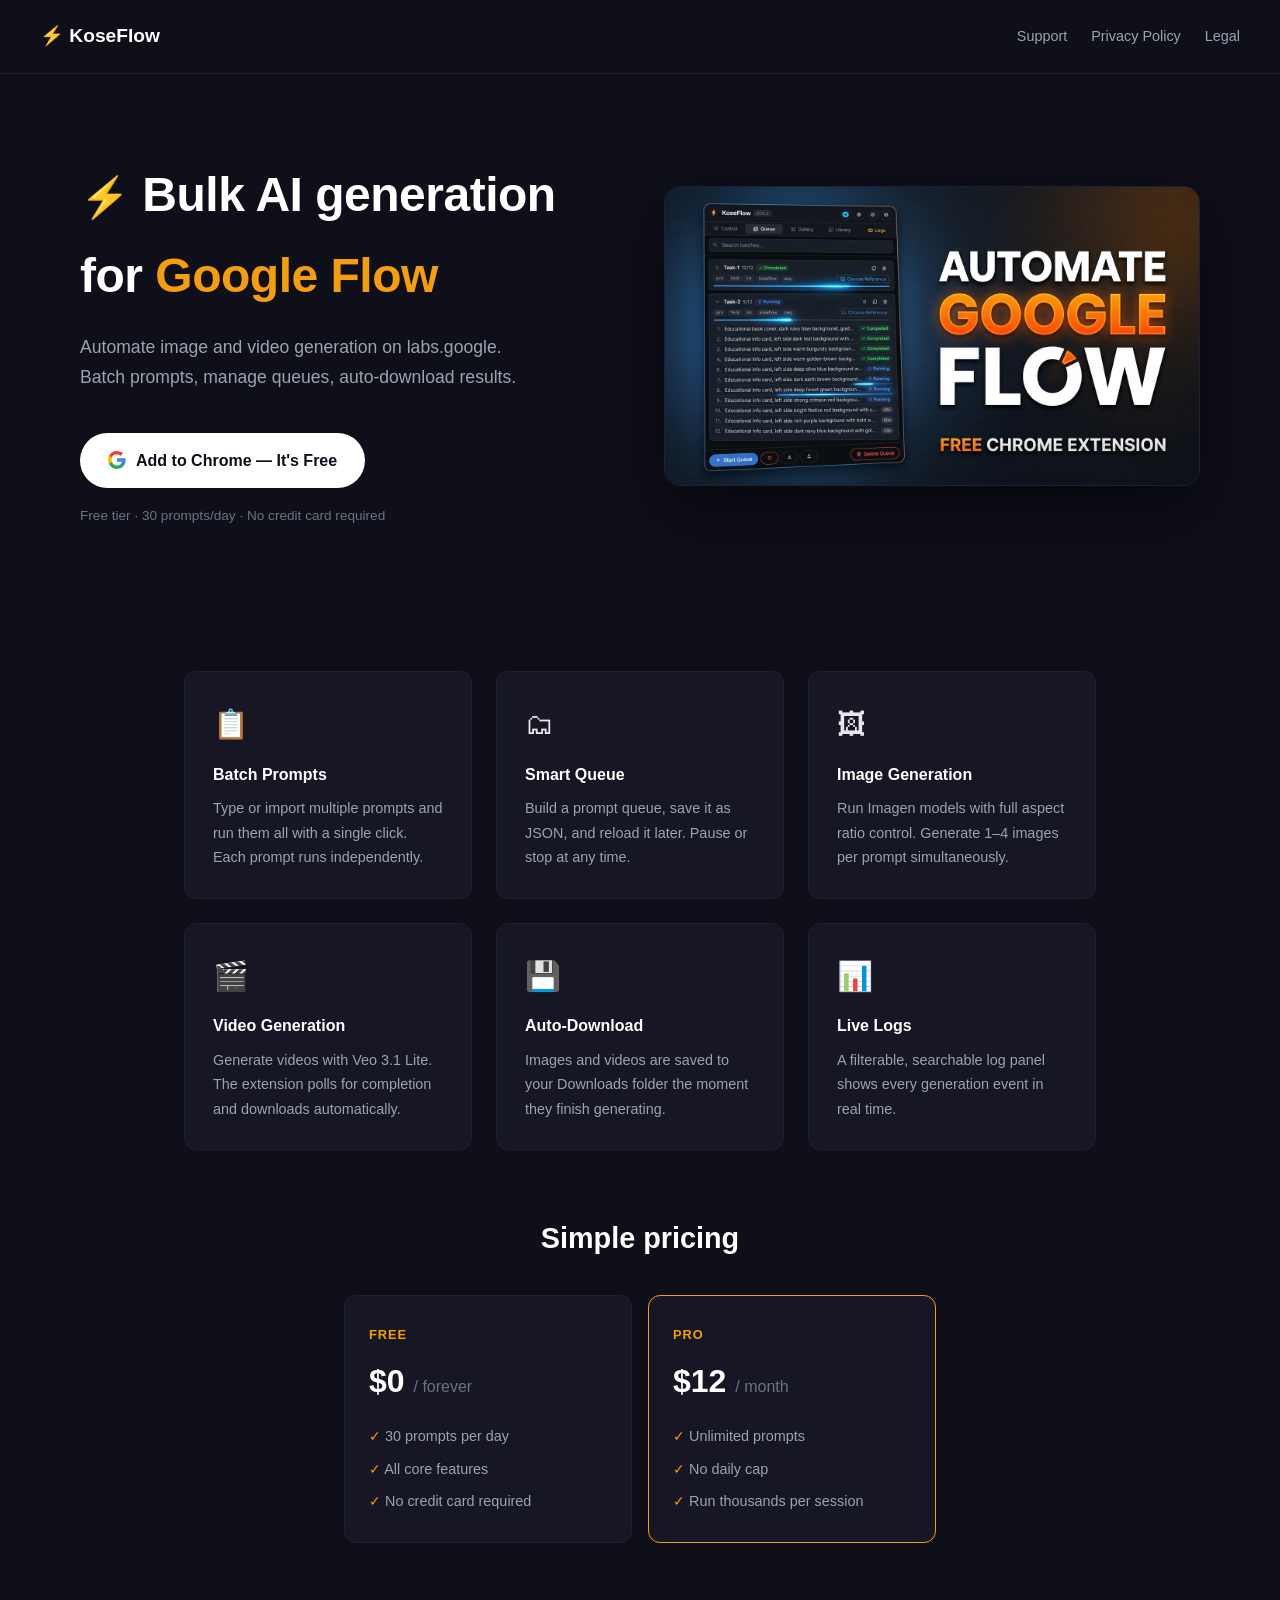
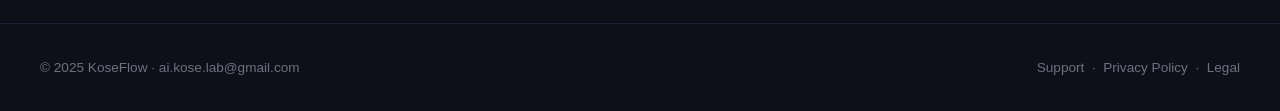
<file: index.html>
<!DOCTYPE html>
<html lang="en">

<head>
  <meta charset="UTF-8" />
  <meta name="viewport" content="width=device-width, initial-scale=1.0" />
  <title>KoseFlow — Bulk AI Generation for Google Flow</title>
  <link rel="stylesheet" href="app.css" />
  <link rel="canonical" href="https://koseautomation.com/">
</head>

<body>

  <nav>
    <a class="nav-brand" href="index.html"><span>⚡</span> KoseFlow</a>
    <div class="nav-links">
      <a href="support.html">Support</a>
      <a href="privacy-policy.html">Privacy Policy</a>
      <a href="legal.html">Legal</a>
    </div>
  </nav>

  <section class="hero">
    <div class="hero-text">
      <h1><span class="hero-icon">⚡</span> Bulk AI generation<br>for <span>Google Flow</span></h1>
      <p>Automate image and video generation on labs.google.<br>Batch prompts, manage queues, auto-download results.</p>
      <a class="hero-cta" href="https://chromewebstore.google.com/detail/koseflow/icpdnoelfgnlfeonbhlgkkbklafibnlj"
        target="_blank">
        <svg width="18" height="18" viewBox="0 0 18 18" xmlns="http://www.w3.org/2000/svg">
          <path
            d="M17.64 9.2c0-.637-.057-1.251-.164-1.84H9v3.481h4.844c-.209 1.125-.843 2.078-1.796 2.717v2.258h2.908c1.702-1.567 2.684-3.874 2.684-6.615z"
            fill="#4285F4" />
          <path
            d="M9 18c2.43 0 4.467-.806 5.956-2.18l-2.909-2.259c-.806.54-1.836.86-3.047.86-2.344 0-4.328-1.584-5.036-3.711H.957v2.332A8.997 8.997 0 0 0 9 18z"
            fill="#34A853" />
          <path
            d="M3.964 10.71A5.41 5.41 0 0 1 3.682 9c0-.593.102-1.17.282-1.71V4.958H.957A8.996 8.996 0 0 0 0 9c0 1.452.348 2.827.957 4.042l3.007-2.332z"
            fill="#FBBC05" />
          <path
            d="M9 3.58c1.321 0 2.508.454 3.44 1.345l2.582-2.58C13.463.891 11.426 0 9 0A8.997 8.997 0 0 0 .957 4.958L3.964 6.29C4.672 4.163 6.656 3.58 9 3.58z"
            fill="#EA4335" />
        </svg>
        Add to Chrome — It's Free
      </a>
      <div class="hero-note">Free tier · 30 prompts/day · No credit card required</div>
    </div>
    <div class="hero-visual">
      <img src="hero.jpg" alt="KoseFlow — Automate Google Flow" />
    </div>
  </section>

  <section class="features">
    <div class="feature-card card">
      <div class="feature-icon">📋</div>
      <h3>Batch Prompts</h3>
      <p>Type or import multiple prompts and run them all with a single click. Each prompt runs independently.</p>
    </div>
    <div class="feature-card card">
      <div class="feature-icon">🗂</div>
      <h3>Smart Queue</h3>
      <p>Build a prompt queue, save it as JSON, and reload it later. Pause or stop at any time.</p>
    </div>
    <div class="feature-card card">
      <div class="feature-icon">🖼</div>
      <h3>Image Generation</h3>
      <p>Run Imagen models with full aspect ratio control. Generate 1–4 images per prompt simultaneously.</p>
    </div>
    <div class="feature-card card">
      <div class="feature-icon">🎬</div>
      <h3>Video Generation</h3>
      <p>Generate videos with Veo 3.1 Lite. The extension polls for completion and downloads automatically.</p>
    </div>
    <div class="feature-card card">
      <div class="feature-icon">💾</div>
      <h3>Auto-Download</h3>
      <p>Images and videos are saved to your Downloads folder the moment they finish generating.</p>
    </div>
    <div class="feature-card card">
      <div class="feature-icon">📊</div>
      <h3>Live Logs</h3>
      <p>A filterable, searchable log panel shows every generation event in real time.</p>
    </div>
  </section>

  <section class="pricing">
    <h2>Simple pricing</h2>
    <div class="pricing-cards">
      <div class="pricing-card card">
        <div class="plan">Free</div>
        <div class="price">$0 <span>/ forever</span></div>
        <ul>
          <li>30 prompts per day</li>
          <li>All core features</li>
          <li>No credit card required</li>
        </ul>
      </div>
      <div class="pricing-card card pro">
        <div class="plan">Pro</div>
        <div class="price">$12 <span>/ month</span></div>
        <ul>
          <li>Unlimited prompts</li>
          <li>No daily cap</li>
          <li>Run thousands per session</li>
        </ul>
      </div>
    </div>
  </section>

  <footer>
    <div>© 2025 KoseFlow · <a href="mailto:ai.kose.lab@gmail.com">ai.kose.lab@gmail.com</a></div>
    <div>
      <a href="support.html">Support</a> &nbsp;·&nbsp;
      <a href="privacy-policy.html">Privacy Policy</a> &nbsp;·&nbsp;
      <a href="legal.html">Legal</a>
    </div>
  </footer>

</body>

</html>
</file>
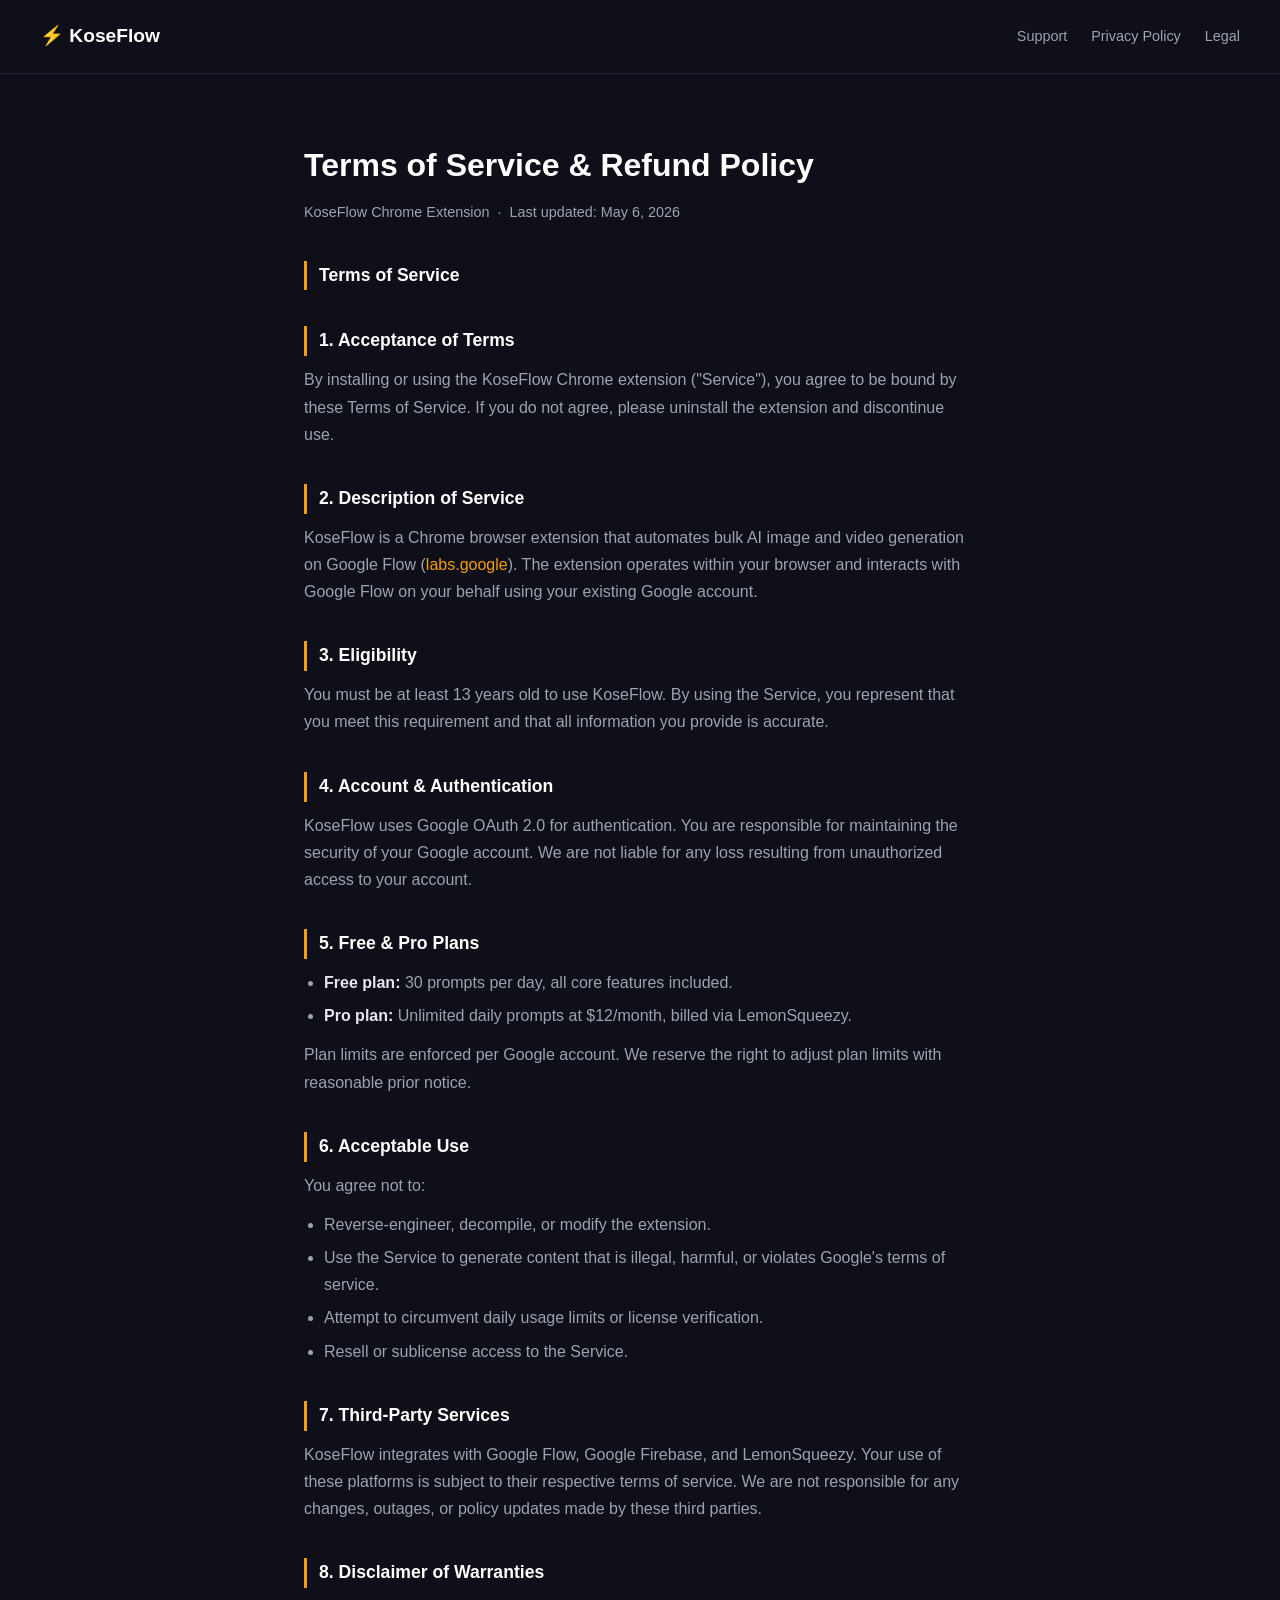
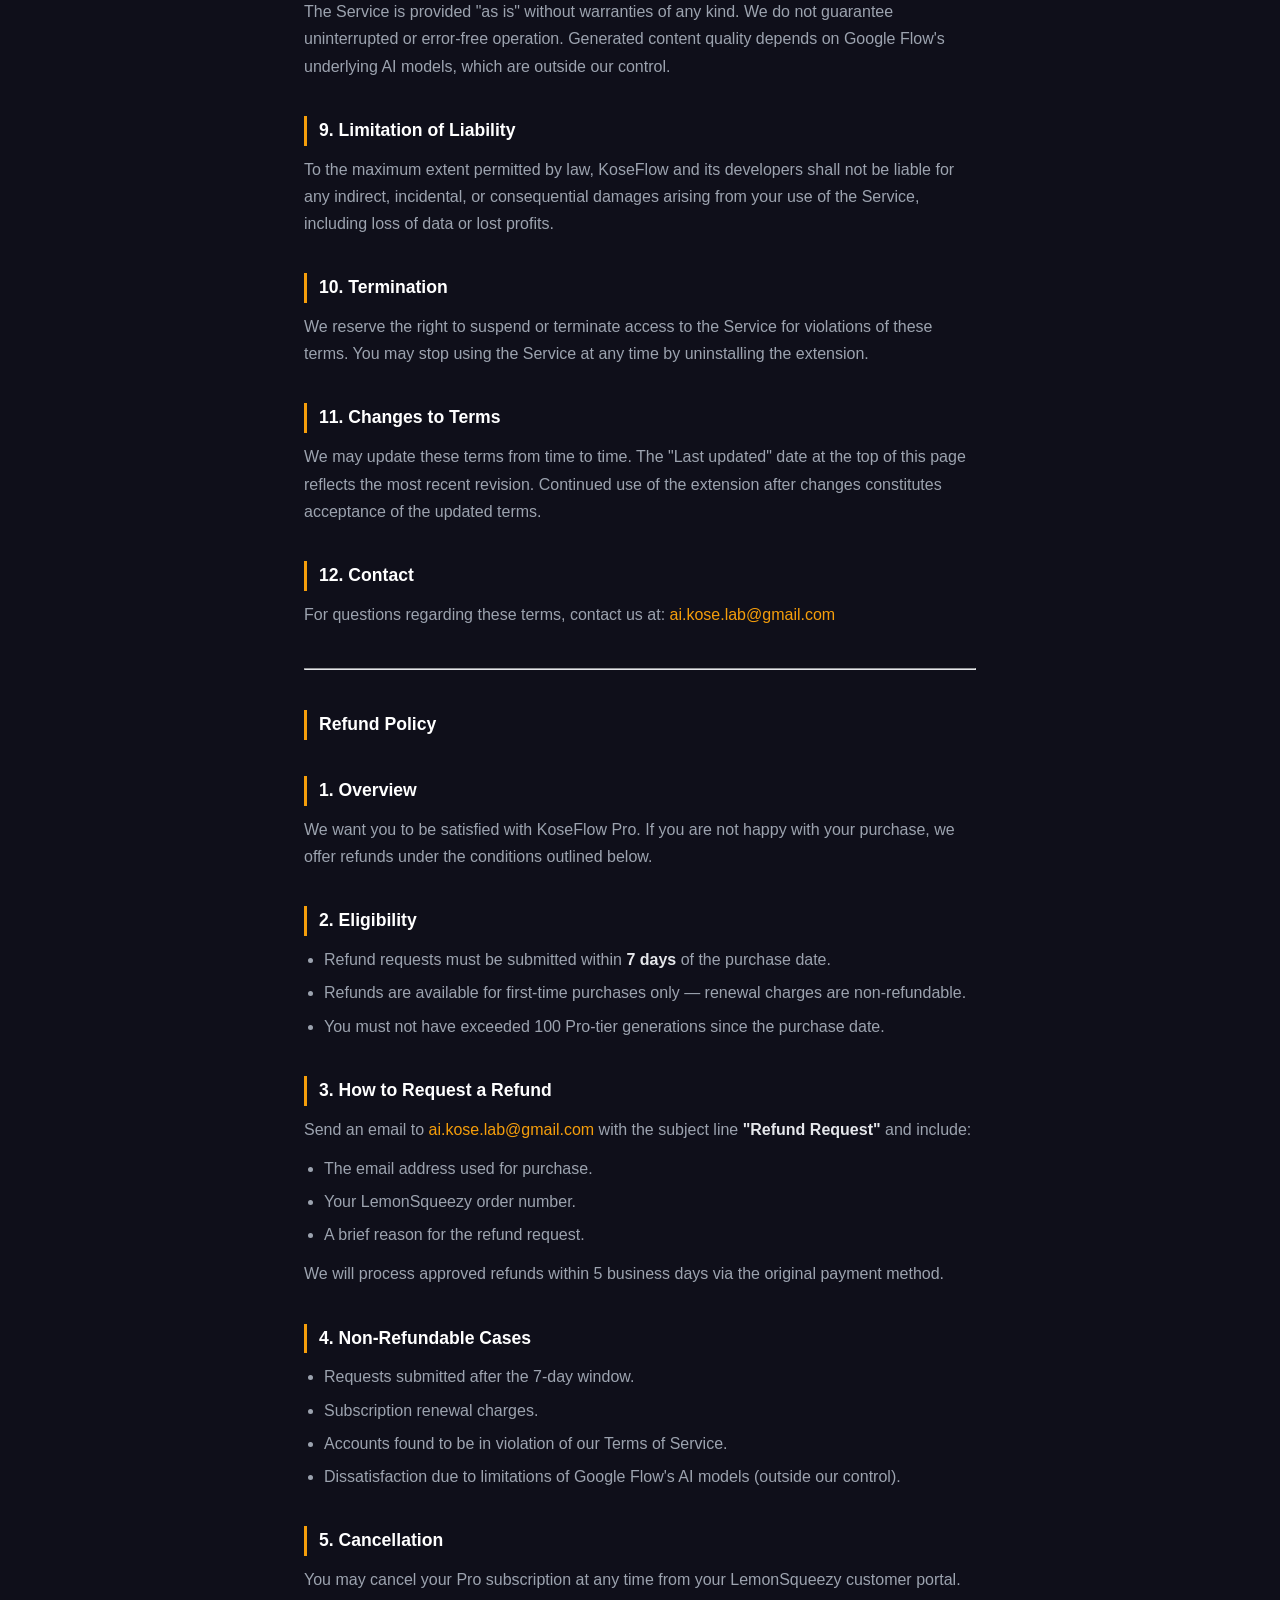
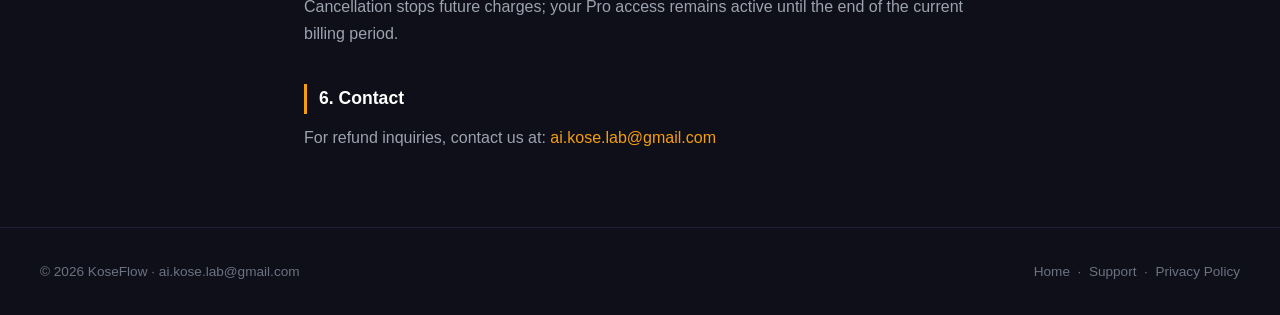
<file: legal.html>
<!DOCTYPE html>
<html lang="en">

<head>
  <meta charset="UTF-8" />
  <meta name="viewport" content="width=device-width, initial-scale=1.0" />
  <title>Terms of Service & Refund Policy — KoseFlow</title>
  <link rel="stylesheet" href="app.css" />
  <link rel="canonical" href="https://koseautomation.com/legal.html">
</head>

<body>

  <nav>
    <a class="nav-brand" href="index.html"><span>⚡</span> KoseFlow</a>
    <div class="nav-links">
      <a href="support.html">Support</a>
      <a href="privacy-policy.html">Privacy Policy</a>
      <a href="legal.html">Legal</a>
    </div>
  </nav>

  <div class="wrap">
    <h1>Terms of Service & Refund Policy</h1>
    <p class="meta">KoseFlow Chrome Extension &nbsp;·&nbsp; Last updated: May 6, 2026</p>

    <!-- ── TERMS OF SERVICE ── -->
    <h2>Terms of Service</h2>

    <h2>1. Acceptance of Terms</h2>
    <p>
      By installing or using the KoseFlow Chrome extension ("Service"), you agree to be bound by these
      Terms of Service. If you do not agree, please uninstall the extension and discontinue use.
    </p>

    <h2>2. Description of Service</h2>
    <p>
      KoseFlow is a Chrome browser extension that automates bulk AI image and video generation on
      Google Flow (<a href="https://labs.google" target="_blank">labs.google</a>). The extension
      operates within your browser and interacts with Google Flow on your behalf using your existing
      Google account.
    </p>

    <h2>3. Eligibility</h2>
    <p>
      You must be at least 13 years old to use KoseFlow. By using the Service, you represent that
      you meet this requirement and that all information you provide is accurate.
    </p>

    <h2>4. Account & Authentication</h2>
    <p>
      KoseFlow uses Google OAuth 2.0 for authentication. You are responsible for maintaining the
      security of your Google account. We are not liable for any loss resulting from unauthorized
      access to your account.
    </p>

    <h2>5. Free & Pro Plans</h2>
    <ul>
      <li><strong>Free plan:</strong> 30 prompts per day, all core features included.</li>
      <li><strong>Pro plan:</strong> Unlimited daily prompts at $12/month, billed via LemonSqueezy.</li>
    </ul>
    <p>
      Plan limits are enforced per Google account. We reserve the right to adjust plan limits with
      reasonable prior notice.
    </p>

    <h2>6. Acceptable Use</h2>
    <p>You agree not to:</p>
    <ul>
      <li>Reverse-engineer, decompile, or modify the extension.</li>
      <li>Use the Service to generate content that is illegal, harmful, or violates Google's terms of service.</li>
      <li>Attempt to circumvent daily usage limits or license verification.</li>
      <li>Resell or sublicense access to the Service.</li>
    </ul>

    <h2>7. Third-Party Services</h2>
    <p>
      KoseFlow integrates with Google Flow, Google Firebase, and LemonSqueezy. Your use of these
      platforms is subject to their respective terms of service. We are not responsible for any
      changes, outages, or policy updates made by these third parties.
    </p>

    <h2>8. Disclaimer of Warranties</h2>
    <p>
      The Service is provided "as is" without warranties of any kind. We do not guarantee uninterrupted
      or error-free operation. Generated content quality depends on Google Flow's underlying AI models,
      which are outside our control.
    </p>

    <h2>9. Limitation of Liability</h2>
    <p>
      To the maximum extent permitted by law, KoseFlow and its developers shall not be liable for any
      indirect, incidental, or consequential damages arising from your use of the Service, including
      loss of data or lost profits.
    </p>

    <h2>10. Termination</h2>
    <p>
      We reserve the right to suspend or terminate access to the Service for violations of these terms.
      You may stop using the Service at any time by uninstalling the extension.
    </p>

    <h2>11. Changes to Terms</h2>
    <p>
      We may update these terms from time to time. The "Last updated" date at the top of this page
      reflects the most recent revision. Continued use of the extension after changes constitutes
      acceptance of the updated terms.
    </p>

    <h2>12. Contact</h2>
    <p>
      For questions regarding these terms, contact us at:
      <a href="mailto:ai.kose.lab@gmail.com">ai.kose.lab@gmail.com</a>
    </p>

    <hr style="margin: 2.5rem 0; border-color: var(--border, #e5e7eb);" />

    <!-- ── REFUND POLICY ── -->
    <h2>Refund Policy</h2>

    <h2>1. Overview</h2>
    <p>
      We want you to be satisfied with KoseFlow Pro. If you are not happy with your purchase,
      we offer refunds under the conditions outlined below.
    </p>

    <h2>2. Eligibility</h2>
    <ul>
      <li>Refund requests must be submitted within <strong>7 days</strong> of the purchase date.</li>
      <li>Refunds are available for first-time purchases only — renewal charges are non-refundable.</li>
      <li>You must not have exceeded 100 Pro-tier generations since the purchase date.</li>
    </ul>

    <h2>3. How to Request a Refund</h2>
    <p>
      Send an email to <a href="mailto:ai.kose.lab@gmail.com">ai.kose.lab@gmail.com</a> with the
      subject line <strong>"Refund Request"</strong> and include:
    </p>
    <ul>
      <li>The email address used for purchase.</li>
      <li>Your LemonSqueezy order number.</li>
      <li>A brief reason for the refund request.</li>
    </ul>
    <p>We will process approved refunds within 5 business days via the original payment method.</p>

    <h2>4. Non-Refundable Cases</h2>
    <ul>
      <li>Requests submitted after the 7-day window.</li>
      <li>Subscription renewal charges.</li>
      <li>Accounts found to be in violation of our Terms of Service.</li>
      <li>Dissatisfaction due to limitations of Google Flow's AI models (outside our control).</li>
    </ul>

    <h2>5. Cancellation</h2>
    <p>
      You may cancel your Pro subscription at any time from your LemonSqueezy customer portal.
      Cancellation stops future charges; your Pro access remains active until the end of the
      current billing period.
    </p>

    <h2>6. Contact</h2>
    <p>
      For refund inquiries, contact us at:
      <a href="mailto:ai.kose.lab@gmail.com">ai.kose.lab@gmail.com</a>
    </p>
  </div>

  <footer>
    <div>© 2026 KoseFlow · <a href="mailto:ai.kose.lab@gmail.com">ai.kose.lab@gmail.com</a></div>
    <div>
      <a href="index.html">Home</a> &nbsp;·&nbsp;
      <a href="support.html">Support</a> &nbsp;·&nbsp;
      <a href="privacy-policy.html">Privacy Policy</a>
    </div>
  </footer>

</body>

</html>
</file>
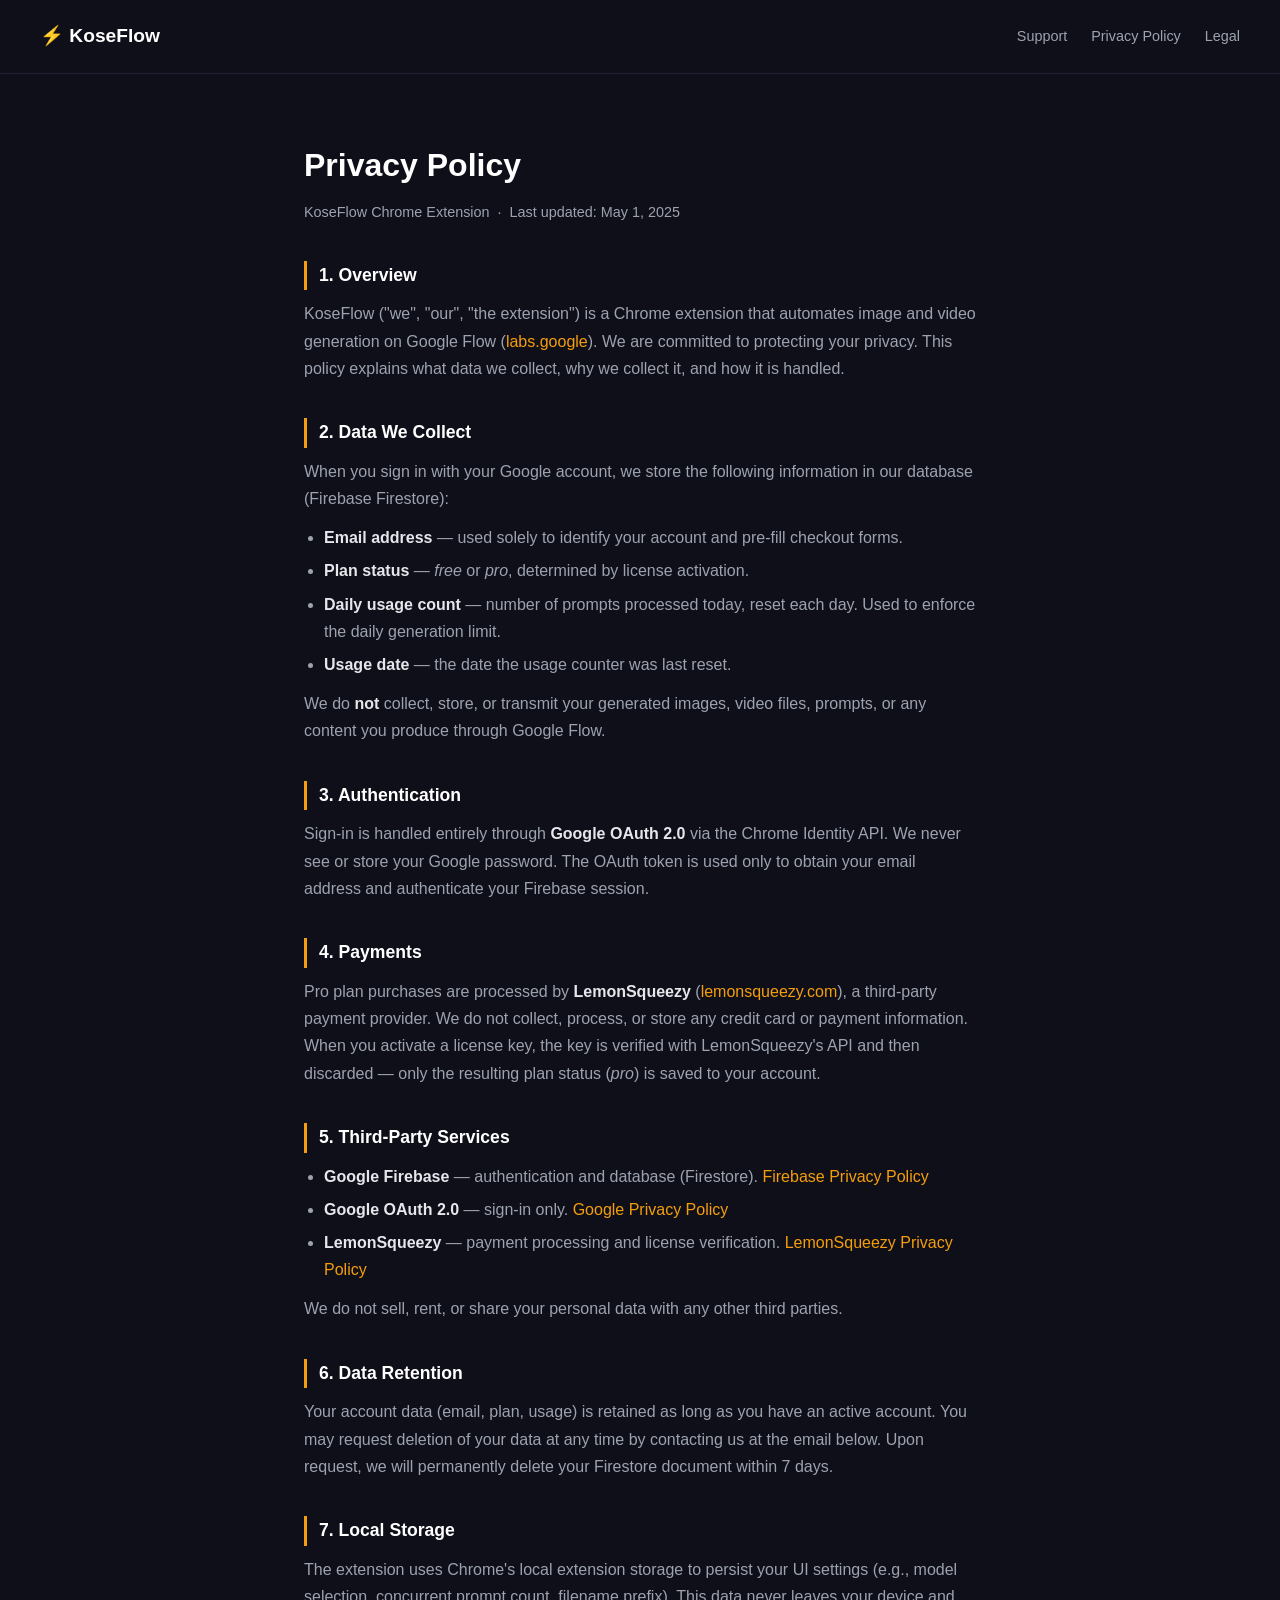
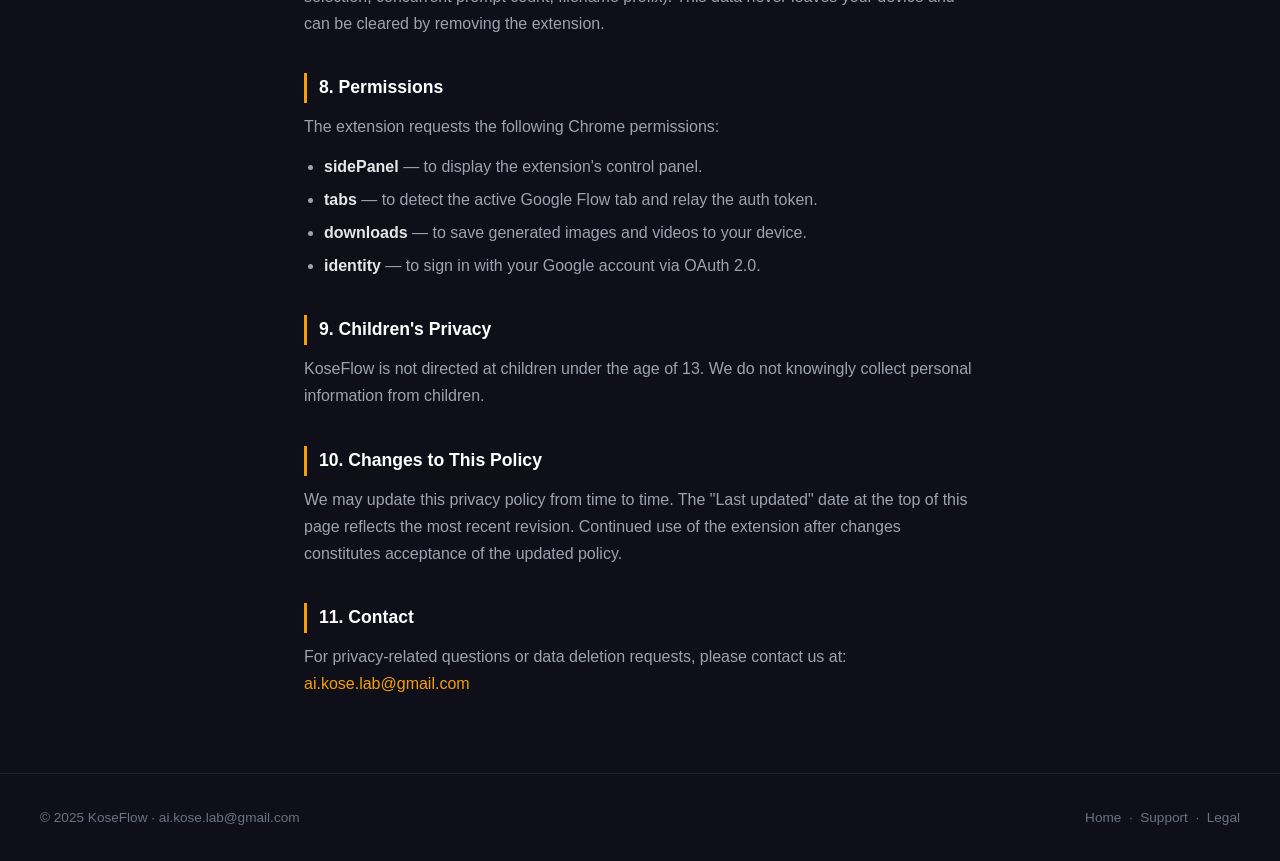
<file: privacy-policy.html>
<!DOCTYPE html>
<html lang="en">

<head>
  <meta charset="UTF-8" />
  <meta name="viewport" content="width=device-width, initial-scale=1.0" />
  <title>Privacy Policy — KoseFlow</title>
  <link rel="stylesheet" href="app.css" />
  <link rel="canonical" href="https://koseautomation.com/privacy-policy.html">
</head>

<body>

  <nav>
    <a class="nav-brand" href="index.html"><span>⚡</span> KoseFlow</a>
    <div class="nav-links">
      <a href="support.html">Support</a>
      <a href="privacy-policy.html">Privacy Policy</a>
      <a href="legal.html">Legal</a>
    </div>
  </nav>

  <div class="wrap">
    <h1>Privacy Policy</h1>
    <p class="meta">KoseFlow Chrome Extension &nbsp;·&nbsp; Last updated: May 1, 2025</p>

    <h2>1. Overview</h2>
    <p>
      KoseFlow ("we", "our", "the extension") is a Chrome extension that automates image and video
      generation on Google Flow (<a href="https://labs.google" target="_blank">labs.google</a>).
      We are committed to protecting your privacy. This policy explains what data we collect, why
      we collect it, and how it is handled.
    </p>

    <h2>2. Data We Collect</h2>
    <p>When you sign in with your Google account, we store the following information in our database (Firebase
      Firestore):</p>
    <ul>
      <li><strong>Email address</strong> — used solely to identify your account and pre-fill checkout forms.</li>
      <li><strong>Plan status</strong> — <em>free</em> or <em>pro</em>, determined by license activation.</li>
      <li><strong>Daily usage count</strong> — number of prompts processed today, reset each day. Used to enforce the
        daily generation limit.</li>
      <li><strong>Usage date</strong> — the date the usage counter was last reset.</li>
    </ul>
    <p>We do <strong>not</strong> collect, store, or transmit your generated images, video files, prompts, or any
      content you produce through Google Flow.</p>

    <h2>3. Authentication</h2>
    <p>
      Sign-in is handled entirely through <strong>Google OAuth 2.0</strong> via the Chrome Identity API.
      We never see or store your Google password. The OAuth token is used only to obtain your email address
      and authenticate your Firebase session.
    </p>

    <h2>4. Payments</h2>
    <p>
      Pro plan purchases are processed by <strong>LemonSqueezy</strong>
      (<a href="https://www.lemonsqueezy.com" target="_blank">lemonsqueezy.com</a>), a third-party payment
      provider. We do not collect, process, or store any credit card or payment information. When you activate
      a license key, the key is verified with LemonSqueezy's API and then discarded — only the resulting plan
      status (<em>pro</em>) is saved to your account.
    </p>

    <h2>5. Third-Party Services</h2>
    <ul>
      <li><strong>Google Firebase</strong> — authentication and database (Firestore). <a
          href="https://firebase.google.com/support/privacy" target="_blank">Firebase Privacy Policy</a></li>
      <li><strong>Google OAuth 2.0</strong> — sign-in only. <a href="https://policies.google.com/privacy"
          target="_blank">Google Privacy Policy</a></li>
      <li><strong>LemonSqueezy</strong> — payment processing and license verification. <a
          href="https://www.lemonsqueezy.com/privacy" target="_blank">LemonSqueezy Privacy Policy</a></li>
    </ul>
    <p>We do not sell, rent, or share your personal data with any other third parties.</p>

    <h2>6. Data Retention</h2>
    <p>
      Your account data (email, plan, usage) is retained as long as you have an active account.
      You may request deletion of your data at any time by contacting us at the email below.
      Upon request, we will permanently delete your Firestore document within 7 days.
    </p>

    <h2>7. Local Storage</h2>
    <p>
      The extension uses Chrome's local extension storage to persist your UI settings
      (e.g., model selection, concurrent prompt count, filename prefix). This data never
      leaves your device and can be cleared by removing the extension.
    </p>

    <h2>8. Permissions</h2>
    <p>The extension requests the following Chrome permissions:</p>
    <ul>
      <li><strong>sidePanel</strong> — to display the extension's control panel.</li>
      <li><strong>tabs</strong> — to detect the active Google Flow tab and relay the auth token.</li>
      <li><strong>downloads</strong> — to save generated images and videos to your device.</li>
      <li><strong>identity</strong> — to sign in with your Google account via OAuth 2.0.</li>
    </ul>

    <h2>9. Children's Privacy</h2>
    <p>
      KoseFlow is not directed at children under the age of 13. We do not knowingly collect
      personal information from children.
    </p>

    <h2>10. Changes to This Policy</h2>
    <p>
      We may update this privacy policy from time to time. The "Last updated" date at the top
      of this page reflects the most recent revision. Continued use of the extension after
      changes constitutes acceptance of the updated policy.
    </p>

    <h2>11. Contact</h2>
    <p>
      For privacy-related questions or data deletion requests, please contact us at:
      <a href="mailto:ai.kose.lab@gmail.com">ai.kose.lab@gmail.com</a>
    </p>
  </div>

  <footer>
    <div>© 2025 KoseFlow · <a href="mailto:ai.kose.lab@gmail.com">ai.kose.lab@gmail.com</a></div>
    <div>
      <a href="index.html">Home</a> &nbsp;·&nbsp;
      <a href="support.html">Support</a> &nbsp;·&nbsp;
      <a href="legal.html">Legal</a>
    </div>
  </footer>

</body>

</html>
</file>
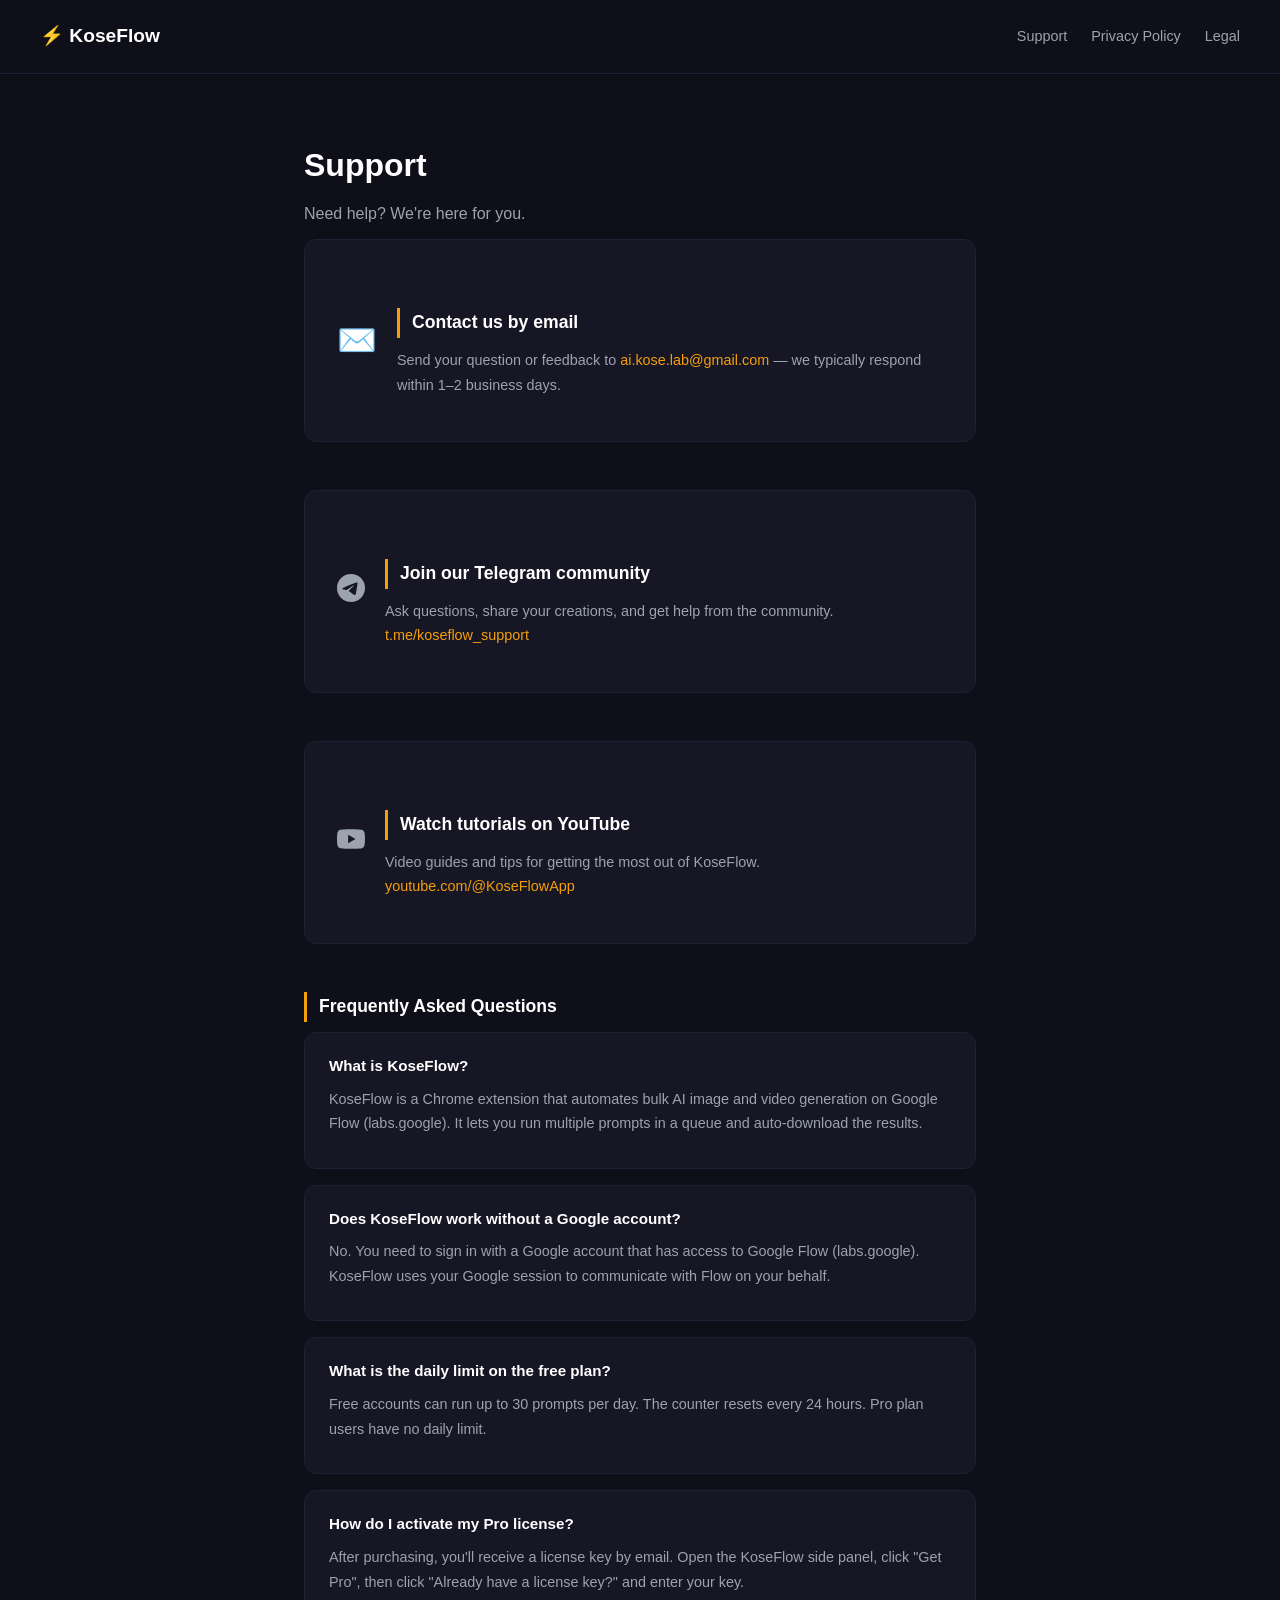
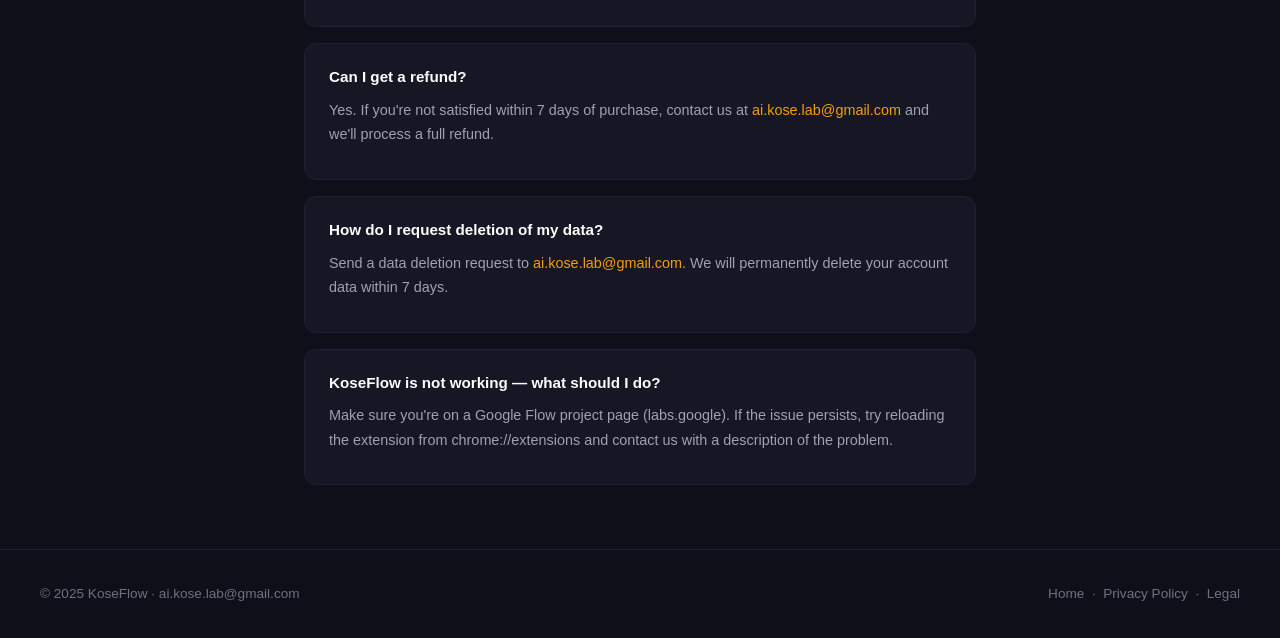
<file: support.html>
<!DOCTYPE html>
<html lang="en">
<head>
  <meta charset="UTF-8" />
  <meta name="viewport" content="width=device-width, initial-scale=1.0" />
  <title>Support — KoseFlow</title>
  <link rel="stylesheet" href="app.css" />
</head>
<body>

  <nav>
    <a class="nav-brand" href="index.html"><span>⚡</span> KoseFlow</a>
    <div class="nav-links">
      <a href="support.html">Support</a>
      <a href="privacy-policy.html">Privacy Policy</a>
      <a href="legal.html">Legal</a>
    </div>
  </nav>

  <div class="wrap">
    <h1>Support</h1>
    <p class="sub">Need help? We're here for you.</p>

    <div class="contact-card card">
      <div class="contact-icon">✉️</div>
      <div>
        <h2>Contact us by email</h2>
        <p>Send your question or feedback to <a href="mailto:ai.kose.lab@gmail.com">ai.kose.lab@gmail.com</a> — we typically respond within 1–2 business days.</p>
      </div>
    </div>

    <div class="contact-card card">
      <div class="contact-icon">
        <svg viewBox="0 0 24 24" fill="currentColor" width="28" height="28"><path d="M11.944 0A12 12 0 0 0 0 12a12 12 0 0 0 12 12 12 12 0 0 0 12-12A12 12 0 0 0 12 0a12 12 0 0 0-.056 0zm4.962 7.224c.1-.002.321.023.465.14a.506.506 0 0 1 .171.325c.016.093.036.306.02.472-.18 1.898-.962 6.502-1.36 8.627-.168.9-.499 1.201-.82 1.23-.696.065-1.225-.46-1.9-.902-1.056-.693-1.653-1.124-2.678-1.8-1.185-.78-.417-1.21.258-1.91.177-.184 3.247-2.977 3.307-3.23.007-.032.014-.15-.056-.212s-.174-.041-.249-.024c-.106.024-1.793 1.14-5.061 3.345-.48.33-.913.49-1.302.48-.428-.008-1.252-.241-1.865-.44-.752-.245-1.349-.374-1.297-.789.027-.216.325-.437.893-.663 3.498-1.524 5.83-2.529 6.998-3.014 3.332-1.386 4.025-1.627 4.476-1.635z"/></svg>
      </div>
      <div>
        <h2>Join our Telegram community</h2>
        <p>Ask questions, share your creations, and get help from the community. <a href="https://t.me/koseflow_support" target="_blank">t.me/koseflow_support</a></p>
      </div>
    </div>

    <div class="contact-card card">
      <div class="contact-icon">
        <svg viewBox="0 0 24 24" fill="currentColor" width="28" height="28"><path d="M23.498 6.186a3.016 3.016 0 0 0-2.122-2.136C19.505 3.545 12 3.545 12 3.545s-7.505 0-9.377.505A3.017 3.017 0 0 0 .502 6.186C0 8.07 0 12 0 12s0 3.93.502 5.814a3.016 3.016 0 0 0 2.122 2.136c1.871.505 9.376.505 9.376.505s7.505 0 9.377-.505a3.015 3.015 0 0 0 2.122-2.136C24 15.93 24 12 24 12s0-3.93-.502-5.814zM9.545 15.568V8.432L15.818 12l-6.273 3.568z"/></svg>
      </div>
      <div>
        <h2>Watch tutorials on YouTube</h2>
        <p>Video guides and tips for getting the most out of KoseFlow. <a href="https://www.youtube.com/@KoseFlowApp" target="_blank">youtube.com/@KoseFlowApp</a></p>
      </div>
    </div>

    <h2 class="section">Frequently Asked Questions</h2>
    <div class="faq">

      <div class="faq-item card">
        <h3>What is KoseFlow?</h3>
        <p>KoseFlow is a Chrome extension that automates bulk AI image and video generation on Google Flow (labs.google). It lets you run multiple prompts in a queue and auto-download the results.</p>
      </div>

      <div class="faq-item card">
        <h3>Does KoseFlow work without a Google account?</h3>
        <p>No. You need to sign in with a Google account that has access to Google Flow (labs.google). KoseFlow uses your Google session to communicate with Flow on your behalf.</p>
      </div>

      <div class="faq-item card">
        <h3>What is the daily limit on the free plan?</h3>
        <p>Free accounts can run up to 30 prompts per day. The counter resets every 24 hours. Pro plan users have no daily limit.</p>
      </div>

      <div class="faq-item card">
        <h3>How do I activate my Pro license?</h3>
        <p>After purchasing, you'll receive a license key by email. Open the KoseFlow side panel, click "Get Pro", then click "Already have a license key?" and enter your key.</p>
      </div>

      <div class="faq-item card">
        <h3>Can I get a refund?</h3>
        <p>Yes. If you're not satisfied within 7 days of purchase, contact us at <a href="mailto:ai.kose.lab@gmail.com">ai.kose.lab@gmail.com</a> and we'll process a full refund.</p>
      </div>

      <div class="faq-item card">
        <h3>How do I request deletion of my data?</h3>
        <p>Send a data deletion request to <a href="mailto:ai.kose.lab@gmail.com">ai.kose.lab@gmail.com</a>. We will permanently delete your account data within 7 days.</p>
      </div>

      <div class="faq-item card">
        <h3>KoseFlow is not working — what should I do?</h3>
        <p>Make sure you're on a Google Flow project page (labs.google). If the issue persists, try reloading the extension from chrome://extensions and contact us with a description of the problem.</p>
      </div>

    </div>
  </div>

  <footer>
    <div>© 2025 KoseFlow · <a href="mailto:ai.kose.lab@gmail.com">ai.kose.lab@gmail.com</a></div>
    <div>
      <a href="index.html">Home</a> &nbsp;·&nbsp;
      <a href="privacy-policy.html">Privacy Policy</a> &nbsp;·&nbsp;
      <a href="legal.html">Legal</a>
    </div>
  </footer>

</body>
</html>
</file>
<file: app.css>
*, *::before, *::after { box-sizing: border-box; margin: 0; padding: 0; }

body {
  font-family: -apple-system, BlinkMacSystemFont, "Segoe UI", Roboto, sans-serif;
  background: #0f0f1a;
  color: #e5e7eb;
  line-height: 1.7;
}

a { color: #f59e0b; text-decoration: none; }
a:hover { text-decoration: underline; }

/* ── NAV ── */
nav {
  display: flex;
  justify-content: space-between;
  align-items: center;
  padding: 20px 40px;
  border-bottom: 1px solid #1f1f35;
}
.nav-brand { font-size: 1.2rem; font-weight: 700; color: #fff; }
.nav-brand:hover { text-decoration: none; color: #fff; }
.nav-brand span { color: #f59e0b; }
.nav-links { display: flex; gap: 24px; font-size: 0.9rem; }
.nav-links a { color: #9ca3af; }
.nav-links a:hover { color: #f59e0b; text-decoration: none; }

/* ── FOOTER ── */
footer {
  border-top: 1px solid #1f1f35;
  padding: 32px 40px;
  display: flex;
  justify-content: space-between;
  align-items: center;
  font-size: 0.85rem;
  color: #6b7280;
  flex-wrap: wrap;
  gap: 12px;
}
footer a { color: #6b7280; }
footer a:hover { color: #f59e0b; text-decoration: none; }

/* ── SHARED ── */
.wrap { max-width: 720px; margin: 0 auto; padding: 64px 24px; }

h1 { font-size: 2rem; font-weight: 700; color: #fff; margin-bottom: 8px; }

.card {
  background: #161625;
  border: 1px solid #1f1f35;
  border-radius: 12px;
}

/* ── INDEX — HERO ── */
.hero {
  display: flex;
  align-items: center;
  gap: 48px;
  max-width: 1200px;
  margin: 0 auto;
  padding: 80px 40px;
}
.hero-text { flex: 1; min-width: 0; }
.hero-icon { font-size: 2.5rem; }
.hero h1 { font-size: 3rem; font-weight: 800; letter-spacing: -0.5px; margin-bottom: 16px; }
.hero h1 span { color: #f59e0b; }
.hero p { font-size: 1.1rem; color: #9ca3af; margin-bottom: 40px; }
.hero-cta {
  display: inline-flex;
  align-items: center;
  gap: 10px;
  background: #fff;
  color: #0f0f1a;
  font-weight: 700;
  font-size: 1rem;
  padding: 14px 28px;
  border-radius: 50px;
  transition: opacity 0.2s;
}
.hero-cta:hover { opacity: 0.88; text-decoration: none; }
.hero-note { margin-top: 16px; font-size: 0.85rem; color: #6b7280; }
.hero-visual { flex: 1; min-width: 0; }
.hero-visual img {
  width: 100%;
  border-radius: 16px;
  border: 1px solid #1f1f35;
  box-shadow: 0 24px 64px rgba(0, 0, 0, 0.5);
}

@media (max-width: 768px) {
  .hero {
    flex-direction: column;
    padding: 48px 24px;
    gap: 32px;
  }
  .hero h1 { font-size: 2rem; }
}

/* ── INDEX — FEATURES ── */
.features {
  max-width: 960px;
  margin: 0 auto;
  padding: 64px 24px;
  display: grid;
  grid-template-columns: repeat(auto-fit, minmax(260px, 1fr));
  gap: 24px;
}
.feature-card { padding: 28px; }
.feature-icon { font-size: 1.8rem; margin-bottom: 12px; }
.feature-card h3 { font-size: 1rem; font-weight: 600; color: #fff; margin-bottom: 8px; }
.feature-card p { font-size: 0.9rem; color: #9ca3af; }

/* ── INDEX — PRICING ── */
.pricing { max-width: 640px; margin: 0 auto; padding: 0 24px 80px; text-align: center; }
.pricing h2 { font-size: 1.8rem; font-weight: 700; color: #fff; margin-bottom: 32px; }
.pricing-cards { display: grid; grid-template-columns: 1fr 1fr; gap: 16px; }
.pricing-card { padding: 28px 24px; text-align: left; }
.pricing-card.pro { border-color: #f59e0b; }
.pricing-card .plan { font-size: 0.8rem; font-weight: 600; color: #f59e0b; text-transform: uppercase; letter-spacing: 1px; margin-bottom: 8px; }
.pricing-card .price { font-size: 2rem; font-weight: 800; color: #fff; margin-bottom: 4px; }
.pricing-card .price span { font-size: 1rem; font-weight: 400; color: #6b7280; }
.pricing-card ul { list-style: none; margin-top: 16px; display: flex; flex-direction: column; gap: 8px; }
.pricing-card ul li { font-size: 0.9rem; color: #9ca3af; }
.pricing-card ul li::before { content: "✓ "; color: #f59e0b; }

/* ── SUPPORT ── */
.sub { color: #9ca3af; margin-bottom: 48px; }

.contact-card {
  padding: 32px;
  margin-bottom: 48px;
  display: flex;
  align-items: center;
  gap: 20px;
}
.contact-icon { font-size: 2rem; color: #9ca3af; flex-shrink: 0; }
.contact-card h2 { font-size: 1rem; font-weight: 600; color: #fff; margin-bottom: 4px; }
.contact-card p { font-size: 0.9rem; color: #9ca3af; }

h2.section { font-size: 1.3rem; font-weight: 700; color: #fff; margin-bottom: 20px; }

.faq { display: flex; flex-direction: column; gap: 16px; }
.faq-item { padding: 20px 24px; }
.faq-item h3 { font-size: 0.95rem; font-weight: 600; color: #fff; margin-bottom: 8px; }
.faq-item p { font-size: 0.9rem; color: #9ca3af; }

/* ── PRIVACY POLICY ── */
.meta { color: #6b7280; font-size: 0.9rem; margin-bottom: 40px; }

.wrap h2 {
  font-size: 1.1rem;
  font-weight: 600;
  color: #fff;
  margin: 36px 0 10px;
  border-left: 3px solid #f59e0b;
  padding-left: 12px;
}

.wrap p { margin-bottom: 12px; color: #9ca3af; }
.wrap ul { padding-left: 20px; margin-bottom: 12px; }
.wrap ul li { margin-bottom: 6px; color: #9ca3af; }
.wrap strong { color: #e5e7eb; }
</file>
